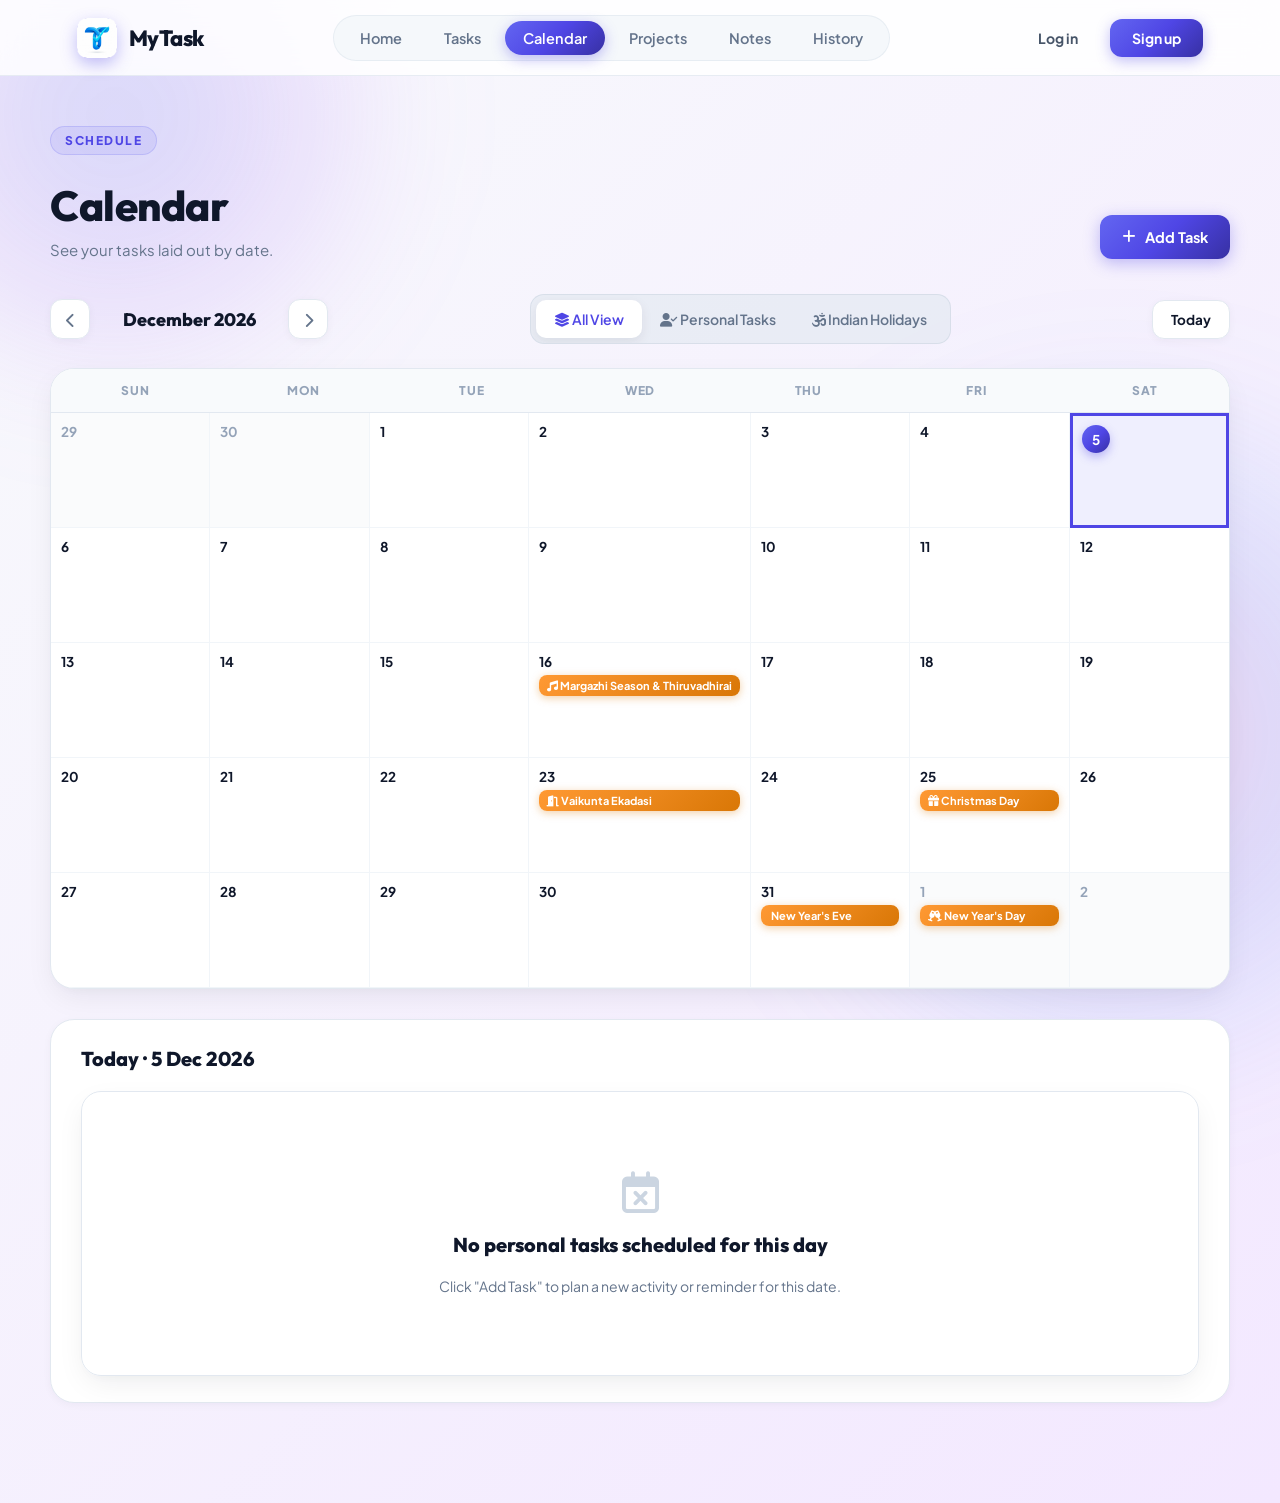
<file: calendar.html>
<!DOCTYPE html>
<html lang="en">
<head>
    <meta charset="UTF-8">
    <meta name="viewport" content="width=device-width, initial-scale=1.0">

    <title>Calendar | MyTask</title>

    <link rel="stylesheet" href="style.css">

    <link rel="stylesheet"
        href="https://cdnjs.cloudflare.com/ajax/libs/font-awesome/6.7.2/css/all.min.css">
</head>

<body>

    <header class="header">

        <a href="index.html" class="logo">
            <div class="logo-icon">
                <img src="logo.png" alt="Taskly Logo" class="logo-img" style="width:100%;height:100%;object-fit:cover;border-radius:10px;">
            </div>
            <span>MyTask</span>
        </a>

        <nav class="nav-menu">
            <a href="index.html">Home</a>
            <a href="tasks.html">Tasks</a>
            <a href="calendar.html">Calendar</a>
            <a href="projects.html">Projects</a>
            <a href="notes.html">Notes</a>
            <a href="history.html">History</a>
        </nav>

        <div class="header-buttons">
            <a href="login.html" class="login-btn">Log in</a>
            <a href="signup.html" class="signup-btn">Sign up</a>
        </div>

        <button class="mobile-menu-btn" aria-label="Toggle menu">
            <i class="fa-solid fa-bars"></i>
        </button>

    </header>


    <main class="page">

        <section class="page-top">
            <div>
                <span class="small-title">SCHEDULE</span>
                <h1>Calendar</h1>
                <p>See your tasks laid out by date.</p>
            </div>

            <button type="button" class="primary-btn" id="addTaskButton">
                <i class="fa-solid fa-plus"></i>
                Add Task
            </button>
        </section>

        <section class="task-toolbar">

            <div class="calendar-nav">
                <button type="button" class="calendar-nav-btn" id="prevMonth" title="Previous Month">
                    <i class="fa-solid fa-chevron-left"></i>
                </button>
                <span class="calendar-month-label" id="monthLabel"></span>
                <button type="button" class="calendar-nav-btn" id="nextMonth" title="Next Month">
                    <i class="fa-solid fa-chevron-right"></i>
                </button>
            </div>

            <div class="task-filters" id="calendarFilterTabs">
                <button type="button" class="filter-tab active" data-cal-filter="all"><i class="fa-solid fa-layer-group"></i> All View</button>
                <button type="button" class="filter-tab" data-cal-filter="personal"><i class="fa-solid fa-user-check"></i> Personal Tasks</button>
                <button type="button" class="filter-tab" data-cal-filter="holidays"><i class="fa-solid fa-om"></i> Indian Holidays</button>
            </div>

            <button type="button" class="calendar-today-btn" id="todayBtn">Today</button>

        </section>

        <section class="calendar-grid">

            <div class="calendar-weekdays">
                <span>Sun</span><span>Mon</span><span>Tue</span><span>Wed</span>
                <span>Thu</span><span>Fri</span><span>Sat</span>
            </div>

            <div class="calendar-days" id="calendarDays"></div>

        </section>

        <section class="day-agenda" id="dayAgenda">
            <h3 id="agendaTitle">Select a day to see its tasks</h3>
            <div class="task-list" id="agendaList"></div>
        </section>

    </main>


    <!-- ADD / EDIT TASK MODAL (shared markup with Tasks page) -->
    <div class="modal-overlay" id="taskModal">
        <div class="task-modal">

            <div class="modal-header">
                <div>
                    <h2 id="modalTitle">Add New Task</h2>
                    <p id="modalSubtitle">Plan your next task and keep your day organized.</p>
                </div>
                <button type="button" class="close-modal" id="closeModal" aria-label="Close modal">
                    <i class="fa-solid fa-xmark"></i>
                </button>
            </div>

            <form id="taskForm">

                <input type="hidden" id="taskId">

                <div class="form-group">
                    <label for="taskName">Task Name</label>
                    <input id="taskName" type="text" placeholder="Example: Finish homepage design" required>
                </div>

                <div class="form-group">
                    <label for="taskDescription">Description</label>
                    <textarea id="taskDescription" rows="3" placeholder="Add some details about this task..."></textarea>
                </div>

                <div class="form-row">
                    <div class="form-group">
                        <label for="taskDate">Due Date</label>
                        <input id="taskDate" type="date" required>
                    </div>
                    <div class="form-group">
                        <label for="taskTime">Time</label>
                        <input id="taskTime" type="time">
                    </div>
                </div>

                <div class="form-row">
                    <div class="form-group">
                        <label for="taskPriority">Priority</label>
                        <select id="taskPriority">
                            <option value="low">Low</option>
                            <option value="medium" selected>Medium</option>
                            <option value="high">High</option>
                        </select>
                    </div>
                    <div class="form-group">
                        <label for="taskCategory">Category</label>
                        <select id="taskCategory">
                            <option value="personal" selected>Personal</option>
                            <option value="work">Work</option>
                            <option value="study">Study</option>
                            <option value="other">Other</option>
                        </select>
                    </div>
                </div>

                <div class="modal-actions">
                    <button type="button" class="cancel-task" id="cancelTask">Cancel</button>
                    <button type="submit" class="save-task" id="saveTaskBtn">
                        <i class="fa-solid fa-plus"></i>
                        Add Task
                    </button>
                </div>

            </form>

        </div>
    </div>

    <script src="storage.js"></script>
    <script src="common.js"></script>
    <script src="calendar.js"></script>

</body>
</html>
</file>
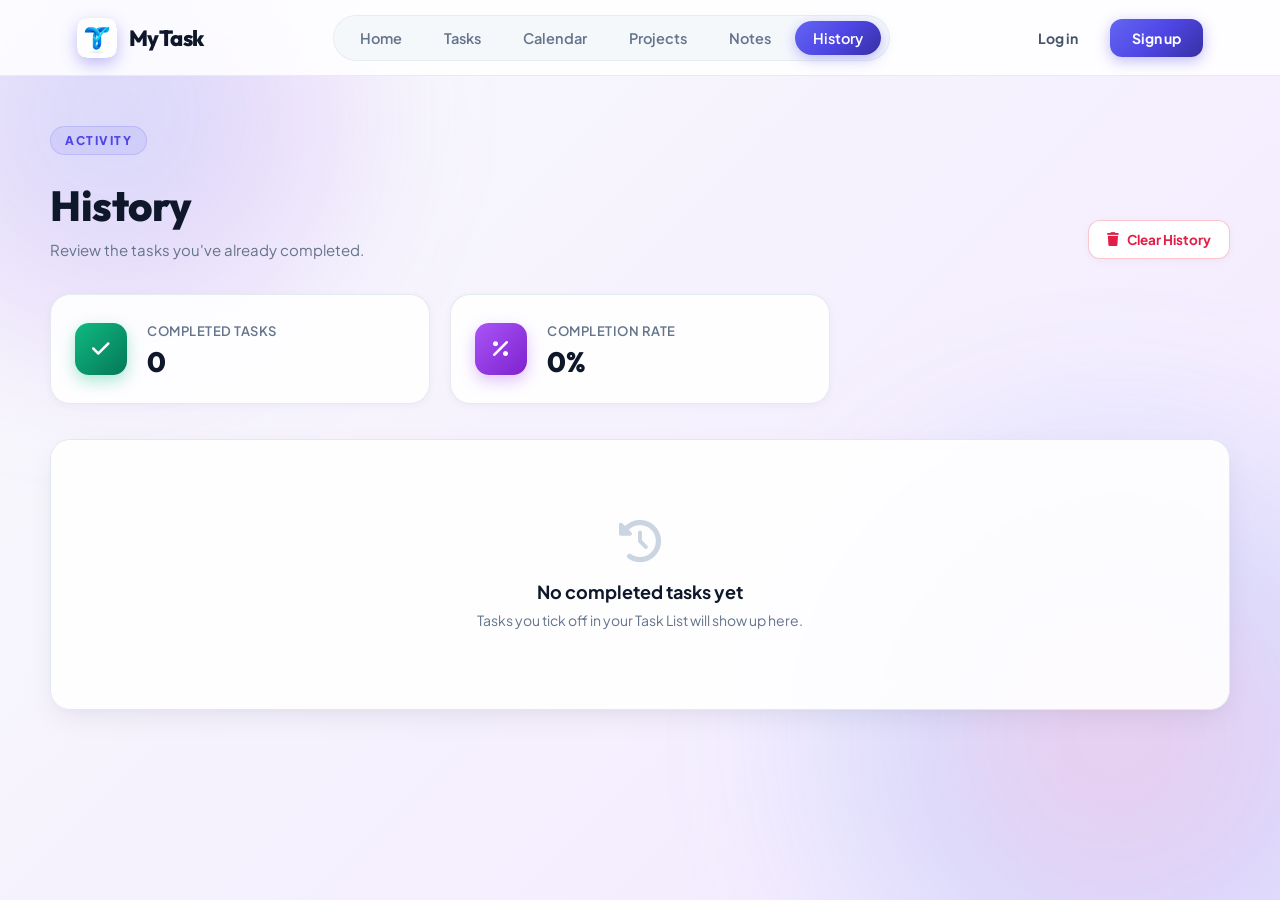
<file: history.html>
<!DOCTYPE html>
<html lang="en">
<head>
    <meta charset="UTF-8">
    <meta name="viewport" content="width=device-width, initial-scale=1.0">

    <title>History | MyTask</title>

    <link rel="stylesheet" href="style.css">

    <link rel="stylesheet"
        href="https://cdnjs.cloudflare.com/ajax/libs/font-awesome/6.7.2/css/all.min.css">
</head>

<body>

    <header class="header">

        <a href="index.html" class="logo">
            <div class="logo-icon">
                <img src="logo.png" alt="Taskly Logo" class="logo-img" style="width:100%;height:100%;object-fit:cover;border-radius:10px;">
            </div>
            <span>MyTask</span>
        </a>

        <nav class="nav-menu">
            <a href="index.html">Home</a>
            <a href="tasks.html">Tasks</a>
            <a href="calendar.html">Calendar</a>
            <a href="projects.html">Projects</a>
            <a href="notes.html">Notes</a>
            <a href="history.html">History</a>
        </nav>

        <div class="header-buttons">
            <a href="login.html" class="login-btn">Log in</a>
            <a href="signup.html" class="signup-btn">Sign up</a>
        </div>

        <button class="mobile-menu-btn" aria-label="Toggle menu">
            <i class="fa-solid fa-bars"></i>
        </button>

    </header>


    <main class="page">

        <section class="page-top">
            <div>
                <span class="small-title">ACTIVITY</span>
                <h1>History</h1>
                <p>Review the tasks you've already completed.</p>
            </div>

            <button type="button" class="clear-history-btn" id="clearHistoryBtn">
                <i class="fa-solid fa-trash"></i>
                Clear History
            </button>
        </section>

        <section class="task-summary">

            <div class="summary-card">
                <div class="summary-icon green">
                    <i class="fa-solid fa-check"></i>
                </div>
                <div>
                    <span>Completed Tasks</span>
                    <h2 id="statCompleted">0</h2>
                </div>
            </div>

            <div class="summary-card">
                <div class="summary-icon purple">
                    <i class="fa-solid fa-percent"></i>
                </div>
                <div>
                    <span>Completion Rate</span>
                    <h2 id="statRate">0%</h2>
                </div>
            </div>

        </section>

        <section class="history-list" id="historyList"></section>

    </main>

    <script src="storage.js"></script>
    <script src="common.js"></script>
    <script src="history.js"></script>

</body>
</html>
</file>
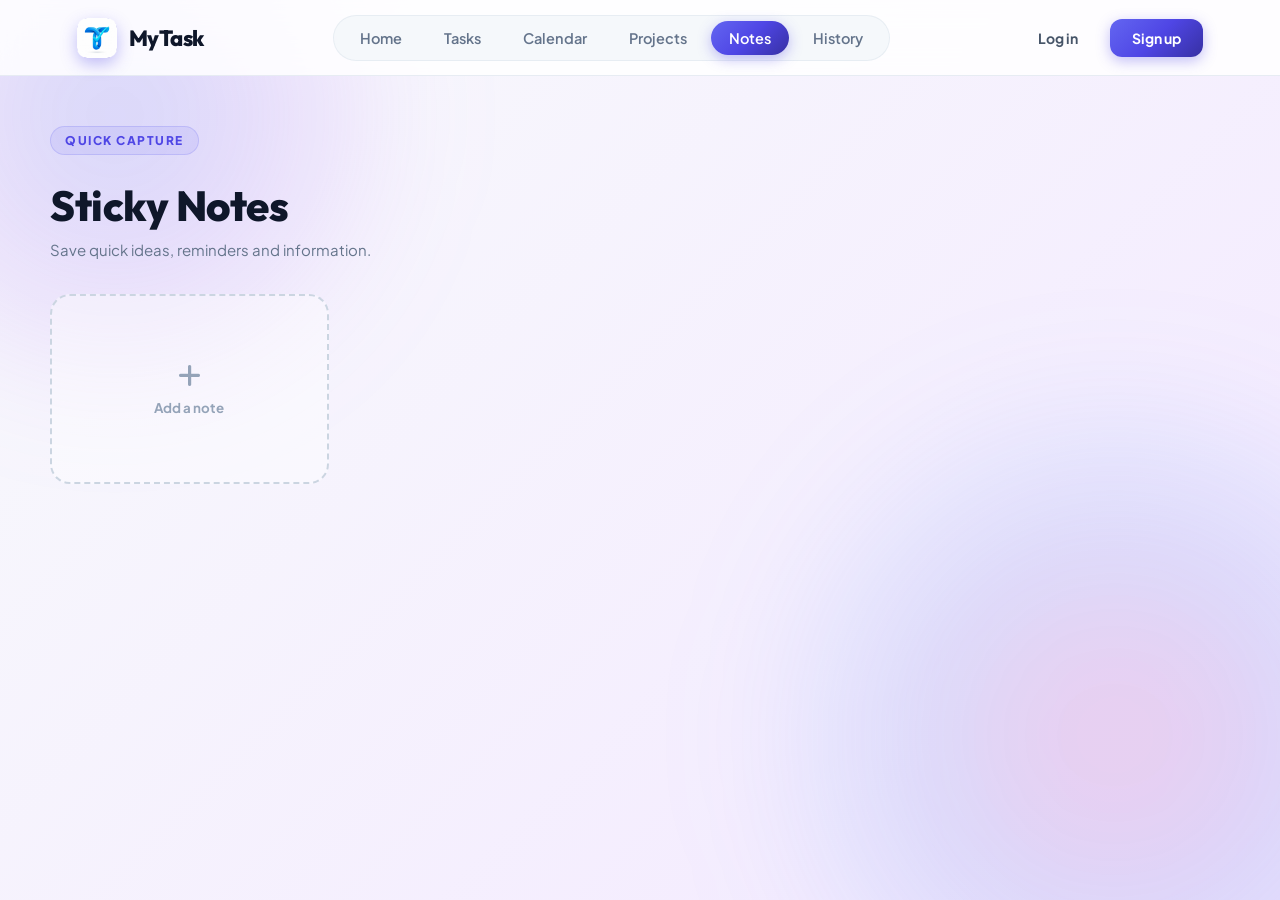
<file: notes.html>
<!DOCTYPE html>
<html lang="en">
<head>
    <meta charset="UTF-8">
    <meta name="viewport" content="width=device-width, initial-scale=1.0">

    <title>Sticky Notes | MyTask</title>

    <link rel="stylesheet" href="style.css">

    <link rel="stylesheet"
        href="https://cdnjs.cloudflare.com/ajax/libs/font-awesome/6.7.2/css/all.min.css">
</head>

<body>

    <header class="header">

        <a href="index.html" class="logo">
            <div class="logo-icon">
                <img src="logo.png" alt="Taskly Logo" class="logo-img" style="width:100%;height:100%;object-fit:cover;border-radius:10px;">
            </div>
            <span>MyTask</span>
        </a>

        <nav class="nav-menu">
            <a href="index.html">Home</a>
            <a href="tasks.html">Tasks</a>
            <a href="calendar.html">Calendar</a>
            <a href="projects.html">Projects</a>
            <a href="notes.html">Notes</a>
            <a href="history.html">History</a>
        </nav>

        <div class="header-buttons">
            <a href="login.html" class="login-btn">Log in</a>
            <a href="signup.html" class="signup-btn">Sign up</a>
        </div>

        <button class="mobile-menu-btn" aria-label="Toggle menu">
            <i class="fa-solid fa-bars"></i>
        </button>

    </header>


    <main class="page">

        <section class="page-top">
            <div>
                <span class="small-title">QUICK CAPTURE</span>
                <h1>Sticky Notes</h1>
                <p>Save quick ideas, reminders and information.</p>
            </div>
        </section>

        <section class="notes-grid" id="notesGrid"></section>

    </main>


    <!-- ADD / EDIT NOTE MODAL -->
    <div class="modal-overlay" id="noteModal">
        <div class="task-modal">

            <div class="modal-header">
                <div>
                    <h2 id="modalTitle">New Note</h2>
                    <p>Jot something down.</p>
                </div>
                <button type="button" class="close-modal" id="closeModal" aria-label="Close modal">
                    <i class="fa-solid fa-xmark"></i>
                </button>
            </div>

            <form id="noteForm">

                <div class="form-group">
                    <label for="noteText">Note</label>
                    <textarea id="noteText" rows="5" placeholder="Type your note here..." required></textarea>
                </div>

                <div class="form-group">
                    <label>Colour</label>
                    <div class="color-picker" id="colorPicker">
                        <div class="color-swatch selected" data-color="#fff8d7" style="background:#fff8d7"></div>
                        <div class="color-swatch" data-color="#e9eeff" style="background:#e9eeff"></div>
                        <div class="color-swatch" data-color="#e7f8f1" style="background:#e7f8f1"></div>
                        <div class="color-swatch" data-color="#fce8f3" style="background:#fce8f3"></div>
                        <div class="color-swatch" data-color="#fff3df" style="background:#fff3df"></div>
                        <div class="color-swatch" data-color="#f0eaff" style="background:#f0eaff"></div>
                    </div>
                </div>

                <div class="modal-actions">
                    <button type="button" class="cancel-task" id="cancelNote">Cancel</button>
                    <button type="submit" class="save-task" id="saveNoteBtn">
                        <i class="fa-solid fa-plus"></i>
                        Add Note
                    </button>
                </div>

            </form>

        </div>
    </div>

    <script src="storage.js"></script>
    <script src="common.js"></script>
    <script src="notes.js"></script>

</body>
</html>
</file>
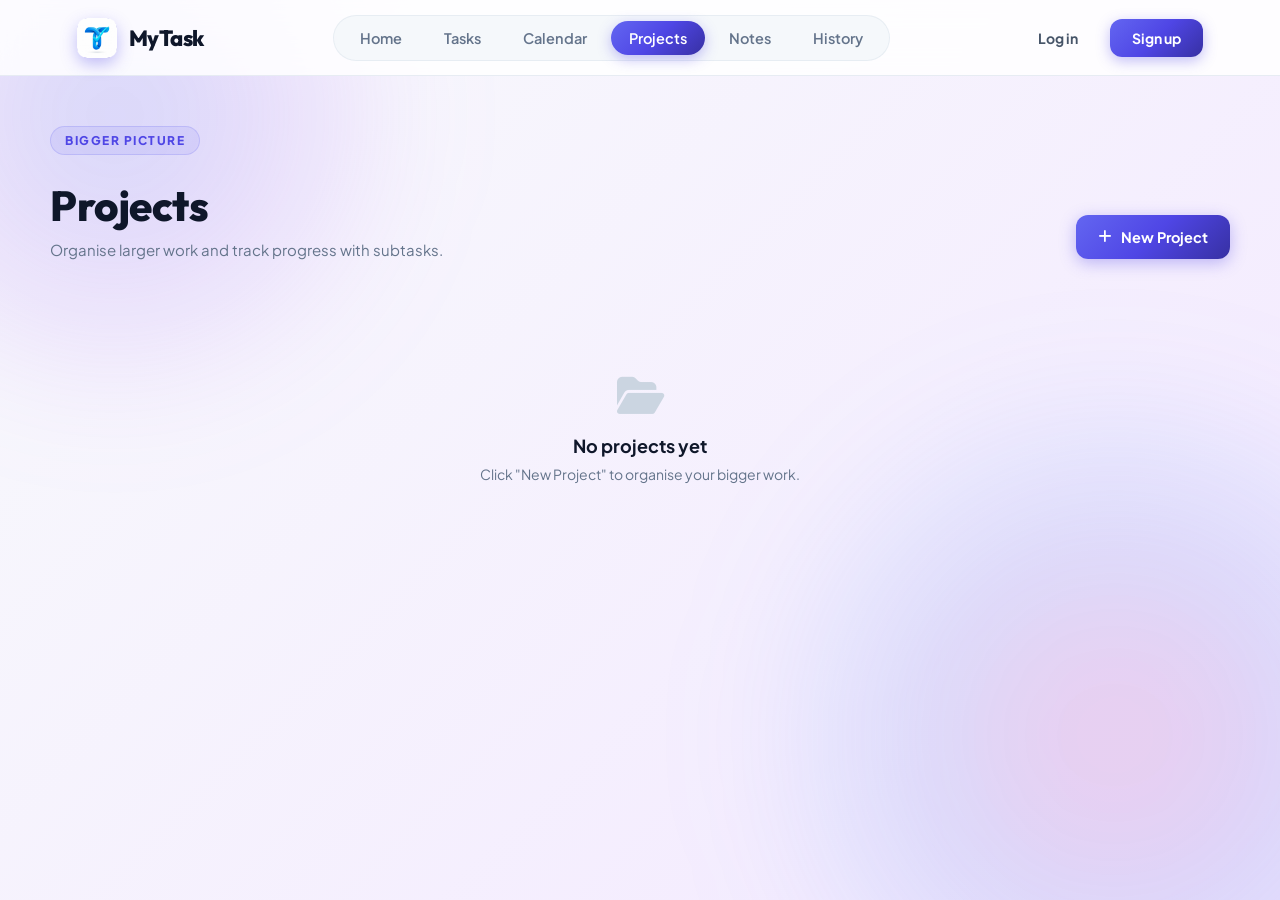
<file: projects.html>
<!DOCTYPE html>
<html lang="en">
<head>
    <meta charset="UTF-8">
    <meta name="viewport" content="width=device-width, initial-scale=1.0">

    <title>Projects | MyTask</title>

    <link rel="stylesheet" href="style.css">

    <link rel="stylesheet"
        href="https://cdnjs.cloudflare.com/ajax/libs/font-awesome/6.7.2/css/all.min.css">
</head>

<body>

    <header class="header">

        <a href="index.html" class="logo">
            <div class="logo-icon">
                <img src="logo.png" alt="Taskly Logo" class="logo-img" style="width:100%;height:100%;object-fit:cover;border-radius:10px;">
            </div>
            <span>MyTask</span>
        </a>

        <nav class="nav-menu">
            <a href="index.html">Home</a>
            <a href="tasks.html">Tasks</a>
            <a href="calendar.html">Calendar</a>
            <a href="projects.html">Projects</a>
            <a href="notes.html">Notes</a>
            <a href="history.html">History</a>
        </nav>

        <div class="header-buttons">
            <a href="login.html" class="login-btn">Log in</a>
            <a href="signup.html" class="signup-btn">Sign up</a>
        </div>

        <button class="mobile-menu-btn" aria-label="Toggle menu">
            <i class="fa-solid fa-bars"></i>
        </button>

    </header>


    <main class="page">

        <section class="page-top">
            <div>
                <span class="small-title">BIGGER PICTURE</span>
                <h1>Projects</h1>
                <p>Organise larger work and track progress with subtasks.</p>
            </div>

            <button type="button" class="primary-btn" id="addProjectButton">
                <i class="fa-solid fa-plus"></i>
                New Project
            </button>
        </section>

        <section class="projects-grid" id="projectsGrid"></section>

    </main>


    <!-- ADD / EDIT PROJECT MODAL -->
    <div class="modal-overlay" id="projectModal">
        <div class="task-modal">

            <div class="modal-header">
                <div>
                    <h2 id="modalTitle">New Project</h2>
                    <p>Give your project a name and a colour.</p>
                </div>
                <button type="button" class="close-modal" id="closeModal" aria-label="Close modal">
                    <i class="fa-solid fa-xmark"></i>
                </button>
            </div>

            <form id="projectForm">

                <div class="form-group">
                    <label for="projectName">Project Name</label>
                    <input id="projectName" type="text" placeholder="Example: Portfolio Website" required>
                </div>

                <div class="form-group">
                    <label for="projectDescription">Description</label>
                    <textarea id="projectDescription" rows="3" placeholder="What is this project about?"></textarea>
                </div>

                <div class="form-group">
                    <label>Colour</label>
                    <div class="color-picker" id="colorPicker">
                        <div class="color-swatch selected" data-color="#3157e1" style="background:#3157e1"></div>
                        <div class="color-swatch" data-color="#079669" style="background:#079669"></div>
                        <div class="color-swatch" data-color="#e88b12" style="background:#e88b12"></div>
                        <div class="color-swatch" data-color="#7c3aed" style="background:#7c3aed"></div>
                        <div class="color-swatch" data-color="#db2777" style="background:#db2777"></div>
                        <div class="color-swatch" data-color="#dc4444" style="background:#dc4444"></div>
                    </div>
                </div>

                <div class="modal-actions">
                    <button type="button" class="cancel-task" id="cancelProject">Cancel</button>
                    <button type="submit" class="save-task" id="saveProjectBtn">
                        <i class="fa-solid fa-plus"></i>
                        Create Project
                    </button>
                </div>

            </form>

        </div>
    </div>

    <script src="storage.js"></script>
    <script src="common.js"></script>
    <script src="projects.js"></script>

</body>
</html>
</file>
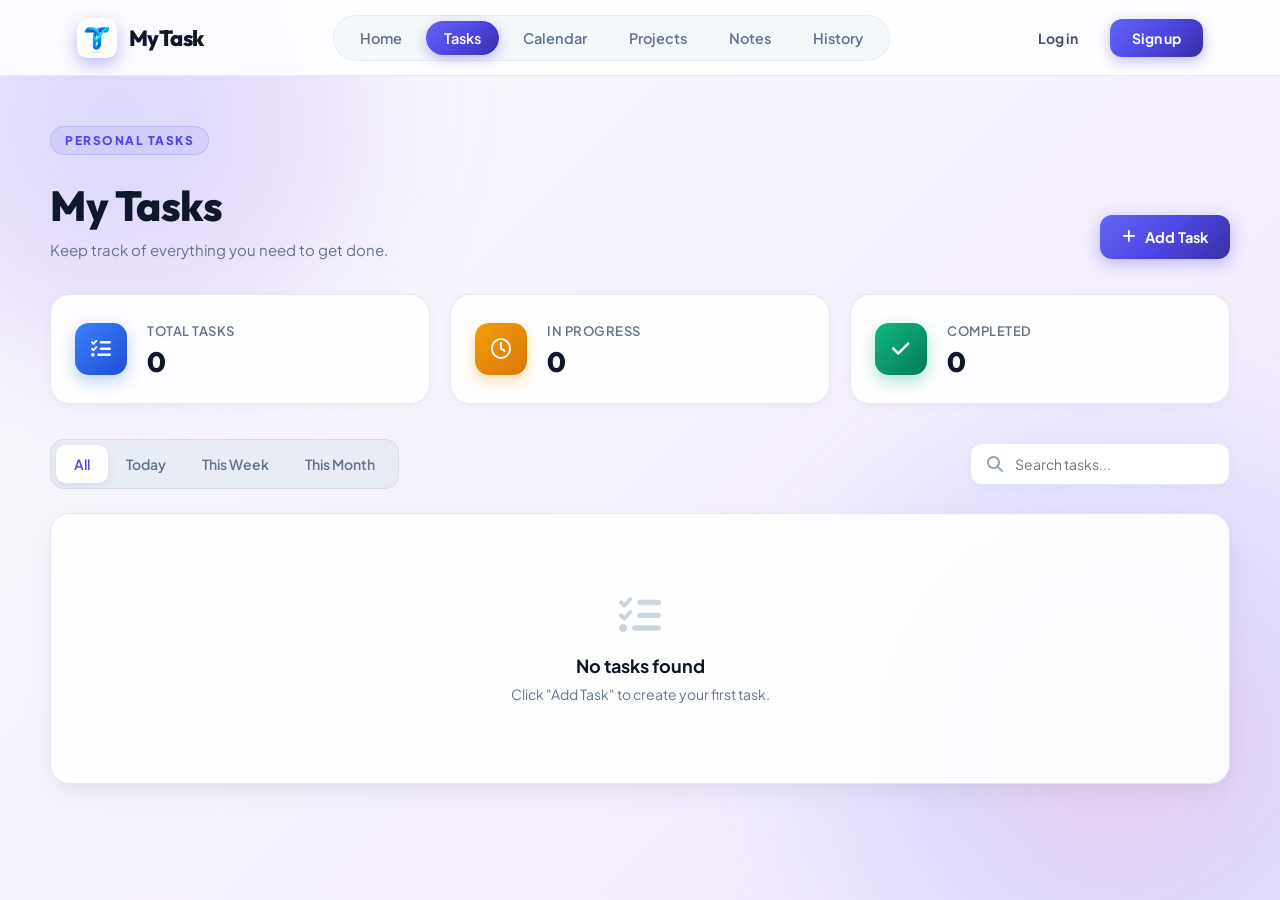
<file: tasks.html>
<!DOCTYPE html>
<html lang="en">
<head>
    <meta charset="UTF-8">
    <meta name="viewport" content="width=device-width, initial-scale=1.0">

    <title>My Tasks | MyTask</title>

    <link rel="stylesheet" href="style.css">

    <link rel="stylesheet"
        href="https://cdnjs.cloudflare.com/ajax/libs/font-awesome/6.7.2/css/all.min.css">
</head>

<body>

    <!-- HEADER -->
    <header class="header">

        <a href="index.html" class="logo">
            <div class="logo-icon">
                <img src="logo.png" alt="Taskly Logo" class="logo-img" style="width:100%;height:100%;object-fit:cover;border-radius:10px;">
            </div>
            <span>MyTask</span>
        </a>

        <nav class="nav-menu">
            <a href="index.html">Home</a>
            <a href="tasks.html">Tasks</a>
            <a href="calendar.html">Calendar</a>
            <a href="projects.html">Projects</a>
            <a href="notes.html">Notes</a>
            <a href="history.html">History</a>
        </nav>

        <div class="header-buttons">
            <a href="login.html" class="login-btn">Log in</a>
            <a href="signup.html" class="signup-btn">Sign up</a>
        </div>

        <button class="mobile-menu-btn" aria-label="Toggle menu">
            <i class="fa-solid fa-bars"></i>
        </button>

    </header>


    <!-- TASK PAGE -->
    <main class="page">

        <section class="page-top">
            <div>
                <span class="small-title">PERSONAL TASKS</span>
                <h1>My Tasks</h1>
                <p>Keep track of everything you need to get done.</p>
            </div>

            <button type="button" class="primary-btn" id="addTaskButton">
                <i class="fa-solid fa-plus"></i>
                Add Task
            </button>
        </section>

        <!-- SUMMARY -->
        <section class="task-summary">

            <div class="summary-card">
                <div class="summary-icon blue">
                    <i class="fa-solid fa-list-check"></i>
                </div>
                <div>
                    <span>Total Tasks</span>
                    <h2 id="statTotal">0</h2>
                </div>
            </div>

            <div class="summary-card">
                <div class="summary-icon orange">
                    <i class="fa-regular fa-clock"></i>
                </div>
                <div>
                    <span>In Progress</span>
                    <h2 id="statProgress">0</h2>
                </div>
            </div>

            <div class="summary-card">
                <div class="summary-icon green">
                    <i class="fa-solid fa-check"></i>
                </div>
                <div>
                    <span>Completed</span>
                    <h2 id="statCompleted">0</h2>
                </div>
            </div>

        </section>

        <!-- FILTERS -->
        <section class="task-toolbar">

            <div class="task-filters" id="filterTabs">
                <button class="filter-tab active" data-filter="all">All</button>
                <button class="filter-tab" data-filter="today">Today</button>
                <button class="filter-tab" data-filter="week">This Week</button>
                <button class="filter-tab" data-filter="month">This Month</button>
            </div>

            <div class="task-search">
                <i class="fa-solid fa-magnifying-glass"></i>
                <input type="text" id="taskSearch" placeholder="Search tasks...">
            </div>

        </section>

        <!-- TASK LIST -->
        <section class="task-list" id="taskListContainer"></section>

    </main>


    <!-- ADD / EDIT TASK MODAL -->
    <div class="modal-overlay" id="taskModal">
        <div class="task-modal">

            <div class="modal-header">
                <div>
                    <h2 id="modalTitle">Add New Task</h2>
                    <p id="modalSubtitle">Plan your next task and keep your day organized.</p>
                </div>
                <button type="button" class="close-modal" id="closeModal" aria-label="Close modal">
                    <i class="fa-solid fa-xmark"></i>
                </button>
            </div>

            <form id="taskForm">

                <input type="hidden" id="taskId">

                <div class="form-group">
                    <label for="taskName">Task Name</label>
                    <input id="taskName" type="text" placeholder="Example: Finish homepage design" required>
                </div>

                <div class="form-group">
                    <label for="taskDescription">Description</label>
                    <textarea id="taskDescription" rows="3" placeholder="Add some details about this task..."></textarea>
                </div>

                <div class="form-row">
                    <div class="form-group">
                        <label for="taskDate">Due Date</label>
                        <input id="taskDate" type="date" required>
                    </div>
                    <div class="form-group">
                        <label for="taskTime">Time</label>
                        <input id="taskTime" type="time">
                    </div>
                </div>

                <div class="form-row">
                    <div class="form-group">
                        <label for="taskPriority">Priority</label>
                        <select id="taskPriority">
                            <option value="low">Low</option>
                            <option value="medium" selected>Medium</option>
                            <option value="high">High</option>
                        </select>
                    </div>
                    <div class="form-group">
                        <label for="taskCategory">Category</label>
                        <select id="taskCategory">
                            <option value="personal" selected>Personal</option>
                            <option value="work">Work</option>
                            <option value="study">Study</option>
                            <option value="other">Other</option>
                        </select>
                    </div>
                </div>

                <div class="modal-actions">
                    <button type="button" class="cancel-task" id="cancelTask">Cancel</button>
                    <button type="submit" class="save-task" id="saveTaskBtn">
                        <i class="fa-solid fa-plus"></i>
                        Add Task
                    </button>
                </div>

            </form>

        </div>
    </div>

    <script src="storage.js"></script>
    <script src="common.js"></script>
    <script src="tasks.js"></script>

</body>
</html>
</file>
<file: style.css>
/* ==========================================================
   MYTASK / TASKLY — VIBRANT & PREMIUM STYLESHEET
   Sections: Design Tokens, Reset, Header, Workspace/Home,
   Shared Inner Page, Tasks, Modals, Calendar, Projects,
   Sticky Notes, History, Responsive Rules
========================================================== */

@import url('https://fonts.googleapis.com/css2?family=Plus+Jakarta+Sans:ital,wght@0,300..800;1,300..800&family=Outfit:wght@400;500;600;700;800&display=swap');

/* ==========================
   DESIGN TOKENS & RESET
========================== */

:root {
    --font-main: 'Plus Jakarta Sans', -apple-system, BlinkMacSystemFont, sans-serif;
    --font-heading: 'Outfit', 'Plus Jakarta Sans', sans-serif;

    --primary: #4f46e5;
    --primary-hover: #4338ca;
    --primary-gradient: linear-gradient(135deg, #6366f1 0%, #4f46e5 50%, #3730a3 100%);
    --primary-glow: rgba(99, 102, 241, 0.25);
    
    --bg-main: #f8fafc;
    --bg-card: rgba(255, 255, 255, 0.88);
    --text-dark: #0f172a;
    --text-muted: #64748b;
    --text-light: #94a3b8;
    
    --border-color: #e2e8f0;
    --border-hover: #cbd5e1;
    
    --radius-sm: 8px;
    --radius-md: 14px;
    --radius-lg: 20px;
    --radius-xl: 24px;
    
    --shadow-sm: 0 2px 8px rgba(15, 23, 42, 0.04);
    --shadow-md: 0 10px 30px -5px rgba(15, 23, 42, 0.08), 0 4px 12px -2px rgba(15, 23, 42, 0.03);
    --shadow-lg: 0 20px 40px -10px rgba(15, 23, 42, 0.12), 0 8px 16px -4px rgba(15, 23, 42, 0.04);
    --shadow-glow: 0 8px 25px rgba(79, 70, 229, 0.3);
}

* {
    margin: 0;
    padding: 0;
    box-sizing: border-box;
}

html {
    scroll-behavior: smooth;
}

/* ==========================================
   ANIMATED DYNAMIC BACKGROUND & MOTION
========================================== */

@keyframes bgGradientShift {
    0% {
        background-position: 0% 50%;
    }
    50% {
        background-position: 100% 50%;
    }
    100% {
        background-position: 0% 50%;
    }
}

@keyframes floatOrb1 {
    0%, 100% {
        transform: translate(0px, 0px) scale(1) rotate(0deg);
    }
    33% {
        transform: translate(140px, -90px) scale(1.25) rotate(120deg);
    }
    66% {
        transform: translate(-70px, 70px) scale(0.85) rotate(240deg);
    }
}

@keyframes floatOrb2 {
    0%, 100% {
        transform: translate(0px, 0px) scale(1) rotate(0deg);
    }
    33% {
        transform: translate(-120px, 100px) scale(1.3) rotate(-120deg);
    }
    66% {
        transform: translate(90px, -60px) scale(0.9) rotate(-240deg);
    }
}

body {
    font-family: var(--font-main);
    background: linear-gradient(-45deg, #f8fafc, #f1f5f9, #eff6ff, #f3e8ff, #f8fafc);
    background-size: 400% 400%;
    animation: bgGradientShift 18s ease infinite;
    color: var(--text-dark);
    min-height: 100vh;
    position: relative;
    overflow-x: hidden;
    -webkit-font-smoothing: antialiased;
    -moz-osx-font-smoothing: grayscale;
}

body::before {
    content: '';
    position: fixed;
    top: -160px;
    left: -160px;
    width: 550px;
    height: 550px;
    border-radius: 50%;
    background: radial-gradient(circle, rgba(99, 102, 241, 0.24) 0%, rgba(168, 85, 247, 0.14) 50%, transparent 75%);
    filter: blur(65px);
    z-index: -2;
    animation: floatOrb1 20s ease-in-out infinite;
    pointer-events: none;
}

body::after {
    content: '';
    position: fixed;
    bottom: -160px;
    right: -160px;
    width: 650px;
    height: 650px;
    border-radius: 50%;
    background: radial-gradient(circle, rgba(236, 72, 153, 0.2) 0%, rgba(59, 130, 246, 0.16) 50%, transparent 75%);
    filter: blur(75px);
    z-index: -2;
    animation: floatOrb2 24s ease-in-out infinite;
    pointer-events: none;
}

a {
    text-decoration: none;
    color: inherit;
}

button {
    font-family: inherit;
}


/* ==========================
   HEADER & NAVIGATION
========================== */

.header {
    width: 100%;
    height: 76px;
    display: flex;
    align-items: center;
    padding: 0 6%;
    background: rgba(255, 255, 255, 0.85);
    backdrop-filter: blur(16px);
    -webkit-backdrop-filter: blur(16px);
    border-bottom: 1px solid rgba(226, 232, 240, 0.8);
    position: sticky;
    top: 0;
    z-index: 1000;
    transition: all 0.3s ease;
}

.logo {
    display: flex;
    align-items: center;
    gap: 12px;
    font-family: var(--font-heading);
    font-size: 22px;
    font-weight: 800;
    letter-spacing: -0.5px;
    color: var(--text-dark);
}

.logo-icon {
    width: 40px;
    height: 40px;
    display: flex;
    align-items: center;
    justify-content: center;
    background: var(--primary-gradient);
    color: white;
    border-radius: 12px;
    box-shadow: 0 6px 16px rgba(79, 70, 229, 0.35);
    font-size: 18px;
    transition: transform 0.3s cubic-bezier(0.34, 1.56, 0.64, 1);
}

.logo:hover .logo-icon {
    transform: rotate(-8deg) scale(1.08);
}

.nav-menu {
    display: flex;
    align-items: center;
    gap: 6px;
    margin-left: auto;
    margin-right: auto;
    background: rgba(241, 245, 249, 0.7);
    padding: 5px 8px;
    border-radius: 99px;
    border: 1px solid rgba(226, 232, 240, 0.7);
}

.nav-menu a {
    font-size: 14.5px;
    font-weight: 600;
    color: #64748b;
    padding: 8px 18px;
    border-radius: 99px;
    transition: all 0.25s ease;
}

.nav-menu a:hover {
    color: var(--primary);
    background: rgba(255, 255, 255, 0.9);
}

.nav-menu a.active {
    color: #ffffff;
    background: var(--primary-gradient);
    box-shadow: 0 4px 14px rgba(79, 70, 229, 0.35);
}

.header-buttons {
    display: flex;
    align-items: center;
    gap: 12px;
}

.login-btn {
    padding: 10px 20px;
    font-size: 14px;
    font-weight: 700;
    color: #475569;
    border-radius: 12px;
    transition: all 0.2s ease;
}

.login-btn:hover {
    color: var(--primary);
    background: rgba(241, 245, 249, 0.8);
}

.signup-btn {
    padding: 10px 22px;
    background: var(--primary-gradient);
    color: white;
    border-radius: 12px;
    font-size: 14px;
    font-weight: 700;
    box-shadow: 0 4px 14px rgba(79, 70, 229, 0.35);
    transition: all 0.25s ease;
}

.signup-btn:hover {
    transform: translateY(-2px);
    box-shadow: 0 8px 20px rgba(79, 70, 229, 0.45);
}

.mobile-menu-btn {
    display: none;
    border: none;
    background: rgba(241, 245, 249, 0.8);
    width: 40px;
    height: 40px;
    border-radius: 10px;
    font-size: 18px;
    cursor: pointer;
    color: var(--text-dark);
    transition: all 0.2s ease;
}

.mobile-menu-btn:hover {
    background: var(--border-color);
}

@media (max-width: 768px) {
    .header {
        padding: 0 20px;
        position: relative;
    }

    .nav-menu,
    .header-buttons {
        display: none;
    }

    .nav-menu.mobile-open {
        display: flex;
        flex-direction: column;
        align-items: stretch;
        gap: 6px;
        position: absolute;
        top: 76px;
        left: 0;
        width: 100%;
        background: rgba(255, 255, 255, 0.98);
        backdrop-filter: blur(20px);
        border-bottom: 1px solid var(--border-color);
        box-shadow: 0 20px 40px rgba(15, 23, 42, 0.12);
        padding: 15px 20px;
        border-radius: 0 0 20px 20px;
        z-index: 1000;
    }

    .nav-menu.mobile-open a {
        width: 100%;
        padding: 12px 18px;
        border-radius: 12px;
    }

    .header-buttons.mobile-open {
        display: flex;
        flex-direction: column;
        position: absolute;
        top: calc(76px + 290px);
        left: 0;
        width: 100%;
        background: rgba(255, 255, 255, 0.98);
        backdrop-filter: blur(20px);
        padding: 0 20px 20px;
        z-index: 1000;
        border-bottom: 1px solid var(--border-color);
        box-shadow: 0 20px 40px rgba(15, 23, 42, 0.12);
        border-radius: 0 0 20px 20px;
    }

    .signup-btn, .login-btn {
        width: 100%;
        text-align: center;
    }

    .mobile-menu-btn {
        display: flex;
        align-items: center;
        justify-content: center;
        margin-left: auto;
    }
}


/* ==========================
   WORKSPACE / HOME
========================== */

.workspace {
    min-height: calc(100vh - 76px);
    padding: 60px 6% 90px;
}

.workspace-heading {
    max-width: 680px;
    margin-bottom: 48px;
}

.small-title {
    display: inline-flex;
    align-items: center;
    gap: 6px;
    color: var(--primary);
    background: rgba(99, 102, 241, 0.1);
    padding: 6px 14px;
    border-radius: 99px;
    font-size: 12px;
    font-weight: 800;
    letter-spacing: 1.5px;
    margin-bottom: 16px;
    border: 1px solid rgba(99, 102, 241, 0.2);
}

.workspace-heading h1 {
    font-family: var(--font-heading);
    font-size: 46px;
    font-weight: 800;
    line-height: 1.15;
    letter-spacing: -1px;
    margin-bottom: 16px;
    background: linear-gradient(135deg, #0f172a 0%, #334155 60%, #4f46e5 100%);
    -webkit-background-clip: text;
    -webkit-text-fill-color: transparent;
}

.workspace-heading p {
    max-width: 580px;
    font-size: 16px;
    line-height: 1.7;
    color: var(--text-muted);
    font-weight: 450;
}

.workspace-grid {
    display: grid;
    grid-template-columns: repeat(3, 1fr);
    gap: 24px;
    max-width: 1280px;
}

.workspace-card {
    position: relative;
    min-height: 220px;
    padding: 30px;
    background: var(--bg-card);
    backdrop-filter: blur(12px);
    -webkit-backdrop-filter: blur(12px);
    border: 1px solid rgba(226, 232, 240, 0.9);
    border-radius: var(--radius-xl);
    display: flex;
    flex-direction: column;
    transition: all 0.35s cubic-bezier(0.34, 1.56, 0.64, 1);
    box-shadow: var(--shadow-sm);
    overflow: hidden;
}

.workspace-card:hover {
    transform: translateY(-6px);
    border-color: rgba(99, 102, 241, 0.35);
    box-shadow: 0 20px 40px -15px rgba(15, 23, 42, 0.12), 0 0 25px rgba(99, 102, 241, 0.12);
}

.card-icon {
    width: 54px;
    height: 54px;
    display: flex;
    align-items: center;
    justify-content: center;
    border-radius: 16px;
    font-size: 22px;
    margin-bottom: 24px;
    transition: all 0.35s ease;
}

.card-icon.blue   { color: #ffffff; background: linear-gradient(135deg, #3b82f6, #1d4ed8); box-shadow: 0 8px 20px rgba(59, 130, 246, 0.35); }
.card-icon.green  { color: #ffffff; background: linear-gradient(135deg, #10b981, #047857); box-shadow: 0 8px 20px rgba(16, 185, 129, 0.35); }
.card-icon.orange { color: #ffffff; background: linear-gradient(135deg, #f59e0b, #d97706); box-shadow: 0 8px 20px rgba(245, 158, 11, 0.35); }
.card-icon.purple { color: #ffffff; background: linear-gradient(135deg, #a855f7, #7e22ce); box-shadow: 0 8px 20px rgba(168, 85, 247, 0.35); }
.card-icon.yellow { color: #ffffff; background: linear-gradient(135deg, #eab308, #ca8a04); box-shadow: 0 8px 20px rgba(234, 179, 8, 0.35); }
.card-icon.grey   { color: #ffffff; background: linear-gradient(135deg, #64748b, #334155); box-shadow: 0 8px 20px rgba(100, 116, 139, 0.35); }
.card-icon.pink   { color: #ffffff; background: linear-gradient(135deg, #ec4899, #be185d); box-shadow: 0 8px 20px rgba(236, 72, 153, 0.35); }

.workspace-card:hover .card-icon {
    transform: scale(1.1) rotate(4deg);
}

.card-content h2 {
    font-family: var(--font-heading);
    font-size: 20px;
    font-weight: 700;
    margin-bottom: 8px;
    color: var(--text-dark);
}

.card-content p {
    max-width: 280px;
    color: var(--text-muted);
    font-size: 14px;
    line-height: 1.6;
}

.arrow {
    position: absolute;
    top: 30px;
    right: 28px;
    width: 36px;
    height: 36px;
    border-radius: 50%;
    background: rgba(241, 245, 249, 0.8);
    display: flex;
    align-items: center;
    justify-content: center;
    color: #94a3b8;
    transition: all 0.3s ease;
}

.workspace-card:hover .arrow {
    background: var(--primary-gradient);
    color: white;
    transform: translateX(4px);
    box-shadow: 0 4px 12px rgba(79, 70, 229, 0.35);
}

@media (max-width: 950px) {
    .workspace-grid { grid-template-columns: repeat(2, 1fr); }
}

@media (max-width: 600px) {
    .workspace { padding: 40px 20px 70px; }
    .workspace-heading h1 { font-size: 34px; }
    .workspace-heading p { font-size: 15px; }
    .workspace-grid { grid-template-columns: 1fr; }
    .workspace-card { min-height: 190px; padding: 24px; }
}


/* ==========================================
   SHARED INNER PAGE LAYOUT
========================================== */

.page {
    max-width: 1240px;
    margin: auto;
    padding: 50px 30px 100px;
}

.page-top {
    display: flex;
    justify-content: space-between;
    align-items: flex-end;
    gap: 30px;
    margin-bottom: 35px;
    flex-wrap: wrap;
}

.page-top h1 {
    font-family: var(--font-heading);
    font-size: 42px;
    font-weight: 800;
    letter-spacing: -0.5px;
    color: var(--text-dark);
    margin: 8px 0 8px;
}

.page-top p {
    color: var(--text-muted);
    font-size: 15px;
}

.primary-btn {
    border: none;
    background: var(--primary-gradient);
    color: #ffffff;
    padding: 13px 22px;
    border-radius: 12px;
    font-size: 14.5px;
    font-weight: 700;
    cursor: pointer;
    display: flex;
    align-items: center;
    gap: 9px;
    transition: all 0.25s cubic-bezier(0.34, 1.56, 0.64, 1);
    white-space: nowrap;
    box-shadow: 0 4px 16px rgba(79, 70, 229, 0.35);
}

.primary-btn:hover {
    transform: translateY(-2px);
    box-shadow: 0 8px 24px rgba(79, 70, 229, 0.45);
}

.primary-btn:active {
    transform: translateY(0);
}

@media (max-width: 700px) {
    .page { padding: 35px 20px 80px; }
    .page-top { flex-direction: column; align-items: flex-start; }
    .page-top h1 { font-size: 32px; }
}


/* ==========================================
   SUMMARY CARDS
========================================== */

.task-summary {
    display: grid;
    grid-template-columns: repeat(3, 1fr);
    gap: 20px;
    margin-bottom: 35px;
}

.summary-card {
    background: var(--bg-card);
    backdrop-filter: blur(12px);
    -webkit-backdrop-filter: blur(12px);
    border: 1px solid rgba(226, 232, 240, 0.9);
    border-radius: var(--radius-lg);
    padding: 24px;
    display: flex;
    align-items: center;
    gap: 20px;
    box-shadow: var(--shadow-sm);
    transition: all 0.3s ease;
}

.summary-card:hover {
    transform: translateY(-3px);
    box-shadow: var(--shadow-md);
    border-color: rgba(99, 102, 241, 0.3);
}

.summary-icon {
    width: 52px;
    height: 52px;
    display: flex;
    align-items: center;
    justify-content: center;
    border-radius: 14px;
    flex-shrink: 0;
    font-size: 20px;
    color: white;
}

.summary-icon.blue   { background: linear-gradient(135deg, #3b82f6, #1d4ed8); box-shadow: 0 6px 16px rgba(59, 130, 246, 0.35); }
.summary-icon.orange { background: linear-gradient(135deg, #f59e0b, #d97706); box-shadow: 0 6px 16px rgba(245, 158, 11, 0.35); }
.summary-icon.green  { background: linear-gradient(135deg, #10b981, #047857); box-shadow: 0 6px 16px rgba(16, 185, 129, 0.35); }
.summary-icon.purple { background: linear-gradient(135deg, #a855f7, #7e22ce); box-shadow: 0 6px 16px rgba(168, 85, 247, 0.35); }

.summary-card span {
    color: var(--text-muted);
    font-size: 13px;
    font-weight: 600;
    text-transform: uppercase;
    letter-spacing: 0.5px;
}

.summary-card h2 {
    font-family: var(--font-heading);
    margin-top: 4px;
    font-size: 28px;
    font-weight: 800;
    color: var(--text-dark);
}

@media (max-width: 700px) {
    .task-summary { grid-template-columns: 1fr; }
}


/* ==========================================
   TOOLBAR (filters + search)
========================================== */

.task-toolbar {
    display: flex;
    justify-content: space-between;
    align-items: center;
    gap: 20px;
    margin-bottom: 24px;
    flex-wrap: wrap;
}

.task-filters {
    display: flex;
    background: rgba(226, 232, 240, 0.6);
    padding: 5px;
    border-radius: 14px;
    border: 1px solid rgba(203, 213, 225, 0.6);
    overflow-x: auto;
}

.filter-tab {
    border: none;
    background: transparent;
    padding: 10px 18px;
    border-radius: 10px;
    color: var(--text-muted);
    cursor: pointer;
    white-space: nowrap;
    font-size: 14px;
    font-weight: 600;
    transition: all 0.2s ease;
}

.filter-tab.active {
    background: #ffffff;
    color: var(--primary);
    box-shadow: 0 4px 12px rgba(15, 23, 42, 0.08);
}

.task-search {
    width: 260px;
    display: flex;
    align-items: center;
    gap: 12px;
    padding: 11px 16px;
    background: #ffffff;
    border: 1px solid var(--border-color);
    border-radius: 12px;
    color: var(--text-light);
    box-shadow: var(--shadow-sm);
    transition: all 0.2s ease;
}

.task-search:focus-within {
    border-color: var(--primary);
    box-shadow: 0 0 0 4px var(--primary-glow);
    color: var(--primary);
}

.task-search input {
    width: 100%;
    border: none;
    outline: none;
    background: transparent;
    font-size: 14px;
    font-family: inherit;
    color: var(--text-dark);
}

@media (max-width: 700px) {
    .task-toolbar { flex-direction: column; align-items: stretch; }
    .task-search { width: 100%; }
}


/* ==========================================
   TASK LIST
========================================== */

.task-list {
    background: rgba(255, 255, 255, 0.9);
    backdrop-filter: blur(12px);
    -webkit-backdrop-filter: blur(12px);
    border: 1px solid var(--border-color);
    border-radius: var(--radius-lg);
    box-shadow: var(--shadow-md);
    overflow: hidden;
}

.todo-item {
    min-height: 90px;
    display: flex;
    align-items: center;
    gap: 20px;
    padding: 22px 28px;
    border-bottom: 1px solid #f1f5f9;
    transition: all 0.2s ease;
}

.todo-item:last-child { border-bottom: none; }
.todo-item:hover { background: rgba(248, 250, 252, 0.9); }

.todo-item > input {
    width: 22px;
    height: 22px;
    accent-color: var(--primary);
    cursor: pointer;
    flex-shrink: 0;
    border-radius: 6px;
}

.todo-content { flex: 1; min-width: 0; }

.todo-content h3 {
    font-size: 16px;
    font-weight: 700;
    color: var(--text-dark);
    margin-bottom: 8px;
    word-break: break-word;
}

.task-description {
    margin: 0 0 10px;
    color: var(--text-muted);
    font-size: 14px;
    line-height: 1.5;
}

.todo-details {
    display: flex;
    align-items: center;
    gap: 14px;
    font-size: 12px;
    color: var(--text-light);
    flex-wrap: wrap;
}

.todo-details span {
    display: flex;
    align-items: center;
    gap: 6px;
    font-weight: 500;
}

.priority-high {
    padding: 4px 12px;
    border-radius: 99px;
    background: rgba(244, 63, 94, 0.12);
    color: #e11d48;
    border: 1px solid rgba(244, 63, 94, 0.25);
    font-weight: 700;
}

.priority-medium {
    padding: 4px 12px;
    border-radius: 99px;
    background: rgba(245, 158, 11, 0.12);
    color: #d97706;
    border: 1px solid rgba(245, 158, 11, 0.25);
    font-weight: 700;
}

.priority-low {
    padding: 4px 12px;
    border-radius: 99px;
    background: rgba(16, 185, 129, 0.12);
    color: #059669;
    border: 1px solid rgba(16, 185, 129, 0.25);
    font-weight: 700;
}

.category-tag {
    padding: 4px 12px;
    border-radius: 99px;
    background: rgba(99, 102, 241, 0.08);
    color: #4f46e5;
    border: 1px solid rgba(99, 102, 241, 0.18);
    font-weight: 600;
}

.todo-actions {
    display: flex;
    align-items: center;
    gap: 6px;
    flex-shrink: 0;
}

.todo-menu {
    width: 38px;
    height: 38px;
    border: none;
    background: rgba(241, 245, 249, 0.6);
    border-radius: 10px;
    color: var(--text-muted);
    cursor: pointer;
    font-size: 14px;
    transition: all 0.2s ease;
}

.todo-menu:hover { background: #e2e8f0; color: var(--text-dark); }
.todo-menu.delete-task:hover { background: rgba(244, 63, 94, 0.12); color: #e11d48; }
.todo-menu.edit-task:hover { background: rgba(99, 102, 241, 0.12); color: var(--primary); }

.completed-task h3 {
    color: #94a3b8;
    text-decoration: line-through;
}

.completed-task { opacity: 0.65; }

.empty-tasks {
    padding: 80px 20px;
    text-align: center;
    color: var(--text-light);
}

.empty-tasks i {
    margin-bottom: 18px;
    font-size: 42px;
    color: #cbd5e1;
}

.empty-tasks h3 {
    margin-bottom: 8px;
    color: var(--text-dark);
    font-size: 18px;
    font-weight: 700;
}

.empty-tasks p { font-size: 14px; color: var(--text-muted); }


/* ==========================================
   MODAL (Add / Edit Task, Project, Note)
========================================== */

.modal-overlay {
    position: fixed;
    inset: 0;
    width: 100%;
    height: 100%;
    display: none;
    align-items: center;
    justify-content: center;
    padding: 20px;
    background: rgba(15, 23, 42, 0.65);
    backdrop-filter: blur(10px);
    -webkit-backdrop-filter: blur(10px);
    z-index: 9999;
}

.modal-overlay.show { display: flex; animation: fadeIn 0.25s ease; }

@keyframes fadeIn {
    from { opacity: 0; }
    to { opacity: 1; }
}

.task-modal {
    width: 100%;
    max-width: 580px;
    max-height: 90vh;
    overflow-y: auto;
    padding: 36px;
    background: #ffffff;
    border-radius: var(--radius-xl);
    box-shadow: 0 30px 80px rgba(15, 23, 42, 0.25);
    border: 1px solid rgba(226, 232, 240, 0.8);
    animation: modalSlide 0.3s cubic-bezier(0.16, 1, 0.3, 1);
}

@keyframes modalSlide {
    from { transform: translateY(20px) scale(0.96); opacity: 0; }
    to { transform: translateY(0) scale(1); opacity: 1; }
}

.modal-header {
    display: flex;
    align-items: flex-start;
    justify-content: space-between;
    gap: 20px;
    margin-bottom: 28px;
}

.modal-header h2 {
    font-family: var(--font-heading);
    margin-bottom: 6px;
    font-size: 24px;
    font-weight: 800;
    color: var(--text-dark);
}

.modal-header p { color: var(--text-muted); font-size: 14px; }

.close-modal {
    width: 38px;
    height: 38px;
    border: none;
    border-radius: 10px;
    background: #f1f5f9;
    cursor: pointer;
    font-size: 16px;
    color: var(--text-muted);
    flex-shrink: 0;
    transition: all 0.2s ease;
}

.close-modal:hover { background: #e2e8f0; color: var(--text-dark); }

.form-group {
    display: flex;
    flex-direction: column;
    flex: 1;
    gap: 8px;
    margin-bottom: 20px;
}

.form-group label {
    color: var(--text-dark);
    font-size: 13.5px;
    font-weight: 700;
}

.form-group input,
.form-group textarea,
.form-group select {
    width: 100%;
    padding: 13px 16px;
    border: 1px solid var(--border-color);
    border-radius: 12px;
    outline: none;
    background: #f8fafc;
    font-family: inherit;
    font-size: 14px;
    color: var(--text-dark);
    transition: all 0.2s ease;
}

.form-group textarea { resize: vertical; }

.form-group input:focus,
.form-group textarea:focus,
.form-group select:focus {
    border-color: var(--primary);
    background: #ffffff;
    box-shadow: 0 0 0 4px var(--primary-glow);
}

.form-row { display: flex; gap: 16px; }

.modal-actions {
    display: flex;
    justify-content: flex-end;
    gap: 12px;
    margin-top: 14px;
}

.cancel-task,
.save-task {
    padding: 12px 22px;
    border: none;
    border-radius: 12px;
    cursor: pointer;
    font-weight: 700;
    font-size: 14px;
    transition: all 0.2s ease;
}

.cancel-task { background: #f1f5f9; color: var(--text-muted); }
.cancel-task:hover { background: #e2e8f0; color: var(--text-dark); }

.save-task {
    display: flex;
    align-items: center;
    gap: 8px;
    background: var(--primary-gradient);
    color: #ffffff;
    box-shadow: 0 4px 14px rgba(79, 70, 229, 0.35);
}

.save-task:hover {
    transform: translateY(-2px);
    box-shadow: 0 8px 20px rgba(79, 70, 229, 0.45);
}

/* Color swatch picker */

.color-picker {
    display: flex;
    gap: 12px;
    flex-wrap: wrap;
}

.color-swatch {
    width: 36px;
    height: 36px;
    border-radius: 50%;
    cursor: pointer;
    border: 3px solid #ffffff;
    box-shadow: 0 2px 8px rgba(0,0,0,0.12);
    transition: all 0.2s cubic-bezier(0.34, 1.56, 0.64, 1);
}

.color-swatch:hover {
    transform: scale(1.15);
}

.color-swatch.selected {
    border-color: var(--text-dark);
    transform: scale(1.2);
    box-shadow: 0 4px 14px rgba(15, 23, 42, 0.3);
}

@media (max-width: 600px) {
    .task-modal { padding: 24px; }
    .form-row { flex-direction: column; gap: 0; }
    .modal-actions { flex-direction: column-reverse; }
    .cancel-task, .save-task { width: 100%; justify-content: center; }
}


/* ==========================================
   CALENDAR PAGE
========================================== */

.calendar-nav {
    display: flex;
    align-items: center;
    gap: 14px;
}

.calendar-nav-btn {
    width: 40px;
    height: 40px;
    border: 1px solid var(--border-color);
    background: #ffffff;
    border-radius: 12px;
    cursor: pointer;
    color: var(--text-muted);
    font-size: 15px;
    transition: all 0.2s ease;
    box-shadow: var(--shadow-sm);
}

.calendar-nav-btn:hover { background: #f8fafc; color: var(--primary); border-color: var(--primary); }

.calendar-month-label {
    font-family: var(--font-heading);
    font-size: 18px;
    font-weight: 800;
    min-width: 170px;
    text-align: center;
    color: var(--text-dark);
}

.calendar-today-btn {
    border: 1px solid var(--border-color);
    background: #ffffff;
    padding: 10px 18px;
    border-radius: 12px;
    cursor: pointer;
    color: var(--text-dark);
    font-size: 13.5px;
    font-weight: 700;
    transition: all 0.2s ease;
    box-shadow: var(--shadow-sm);
}

.calendar-today-btn:hover { background: #f8fafc; color: var(--primary); border-color: var(--primary); }

.calendar-grid {
    background: #ffffff;
    border: 1px solid var(--border-color);
    border-radius: var(--radius-xl);
    box-shadow: var(--shadow-md);
    overflow: hidden;
}

.calendar-weekdays {
    display: grid;
    grid-template-columns: repeat(7, 1fr);
    background: #f8fafc;
    border-bottom: 1px solid var(--border-color);
}

.calendar-weekdays span {
    padding: 14px 8px;
    text-align: center;
    font-size: 12px;
    font-weight: 800;
    color: var(--text-light);
    text-transform: uppercase;
    letter-spacing: 0.8px;
}

.calendar-days {
    display: grid;
    grid-template-columns: repeat(7, 1fr);
}

.calendar-day {
    min-height: 115px;
    border-right: 1px solid #f1f5f9;
    border-bottom: 1px solid #f1f5f9;
    padding: 10px;
    cursor: pointer;
    transition: all 0.2s ease;
    display: flex;
    flex-direction: column;
    gap: 5px;
}

.calendar-day:hover { background: rgba(248, 250, 252, 0.9); }
.calendar-day:nth-child(7n) { border-right: none; }

.calendar-day.other-month { background: #fafbfc; color: var(--text-light); }
.calendar-day.other-month .day-number { color: var(--text-light); }

.calendar-day.is-today {
    background: rgba(99, 102, 241, 0.05);
}

.calendar-day.is-selected {
    background: rgba(99, 102, 241, 0.1) !important;
    border: 2px solid var(--primary) !important;
    box-shadow: inset 0 0 0 1px var(--primary);
}

.day-number {
    font-size: 13.5px;
    font-weight: 700;
    color: var(--text-dark);
}

.calendar-day.is-today .day-number {
    display: inline-flex;
    align-items: center;
    justify-content: center;
    width: 28px;
    height: 28px;
    background: var(--primary-gradient);
    color: #ffffff;
    border-radius: 50%;
    box-shadow: 0 4px 10px rgba(79, 70, 229, 0.35);
}

.day-task-pill {
    font-size: 11px;
    padding: 4px 8px;
    border-radius: 8px;
    background: rgba(99, 102, 241, 0.1);
    color: var(--primary);
    font-weight: 700;
    white-space: nowrap;
    overflow: hidden;
    text-overflow: ellipsis;
}

.day-task-pill.priority-high { background: rgba(244, 63, 94, 0.12); color: #e11d48; }
.day-task-pill.priority-medium { background: rgba(245, 158, 11, 0.12); color: #d97706; }
.day-task-pill.priority-low { background: rgba(16, 185, 129, 0.12); color: #059669; }

.day-task-pill.holiday-pill {
    background: linear-gradient(135deg, #ff9933, #d97706);
    color: #ffffff;
    font-weight: 700;
    box-shadow: 0 2px 8px rgba(217, 119, 6, 0.35);
}

.holiday-banner-card {
    display: flex;
    align-items: center;
    gap: 16px;
    padding: 18px 22px;
    background: linear-gradient(135deg, rgba(255, 153, 51, 0.12) 0%, rgba(234, 88, 12, 0.08) 100%);
    border: 1px solid rgba(249, 115, 22, 0.3);
    border-radius: var(--radius-lg);
    margin-bottom: 14px;
    box-shadow: var(--shadow-sm);
    animation: fadeIn 0.3s ease;
}

.holiday-banner-icon {
    width: 48px;
    height: 48px;
    border-radius: 14px;
    background: linear-gradient(135deg, #ff9933, #e11d48);
    color: white;
    display: flex;
    align-items: center;
    justify-content: center;
    font-size: 22px;
    box-shadow: 0 6px 16px rgba(249, 115, 22, 0.35);
    flex-shrink: 0;
}

.holiday-banner-info {
    flex: 1;
}

.holiday-badge {
    display: inline-block;
    padding: 3px 10px;
    border-radius: 99px;
    background: rgba(249, 115, 22, 0.18);
    color: #c2410c;
    font-size: 11.5px;
    font-weight: 800;
    margin-bottom: 4px;
    text-transform: uppercase;
    letter-spacing: 0.5px;
}

.holiday-banner-info h4 {
    font-family: var(--font-heading);
    font-size: 18px;
    font-weight: 800;
    color: var(--text-dark);
    margin-bottom: 3px;
}

.holiday-banner-info p {
    font-size: 13.5px;
    color: var(--text-muted);
    line-height: 1.4;
}

.day-task-more {
    font-size: 11px;
    color: var(--text-light);
    font-weight: 600;
    padding-left: 2px;
}

.agenda-section-title {
    font-family: var(--font-heading);
    font-size: 16px;
    font-weight: 800;
    color: var(--text-dark);
    margin-bottom: 14px;
    display: flex;
    align-items: center;
    gap: 8px;
}

@media (max-width: 800px) {
    .calendar-day { min-height: 70px; }
    .day-task-pill { display: none; }
    .calendar-day.has-tasks .day-number::after {
        content: "";
        display: block;
        width: 6px;
        height: 6px;
        border-radius: 50%;
        background: var(--primary);
        margin: 4px auto 0;
    }
}

.day-agenda {
    margin-top: 30px;
    background: #ffffff;
    border: 1px solid var(--border-color);
    border-radius: var(--radius-xl);
    padding: 26px 30px;
    box-shadow: var(--shadow-sm);
}

.day-agenda h3 {
    font-family: var(--font-heading);
    font-size: 20px;
    font-weight: 800;
    margin-bottom: 20px;
    color: var(--text-dark);
}


/* ==========================================
   PROJECTS PAGE
========================================== */

.projects-grid {
    display: grid;
    grid-template-columns: repeat(auto-fill, minmax(300px, 1fr));
    gap: 24px;
}

.project-card {
    background: var(--bg-card);
    backdrop-filter: blur(12px);
    -webkit-backdrop-filter: blur(12px);
    border: 1px solid var(--border-color);
    border-radius: var(--radius-xl);
    padding: 28px;
    display: flex;
    flex-direction: column;
    gap: 16px;
    transition: all 0.3s cubic-bezier(0.34, 1.56, 0.64, 1);
    position: relative;
    box-shadow: var(--shadow-sm);
}

.project-card:hover {
    box-shadow: var(--shadow-md);
    transform: translateY(-5px);
    border-color: rgba(99, 102, 241, 0.35);
}

.project-card-top {
    display: flex;
    align-items: flex-start;
    justify-content: space-between;
    gap: 12px;
}

.project-dot {
    width: 14px;
    height: 14px;
    border-radius: 50%;
    flex-shrink: 0;
    margin-top: 5px;
    box-shadow: 0 0 10px currentColor;
}

.project-card h3 {
    font-family: var(--font-heading);
    font-size: 19px;
    font-weight: 800;
    color: var(--text-dark);
}

.project-card p {
    color: var(--text-muted);
    font-size: 14px;
    line-height: 1.6;
}

.project-progress-track {
    width: 100%;
    height: 10px;
    background: #f1f5f9;
    border-radius: 99px;
    overflow: hidden;
}

.project-progress-fill {
    height: 100%;
    border-radius: 99px;
    background: linear-gradient(90deg, #6366f1, #a855f7, #ec4899);
    transition: width 0.4s ease;
}

.project-meta {
    display: flex;
    justify-content: space-between;
    font-size: 12.5px;
    font-weight: 600;
    color: var(--text-light);
}

.project-card-menu {
    display: flex;
    gap: 4px;
}

.project-subtasks {
    display: flex;
    flex-direction: column;
    gap: 10px;
    margin-top: 6px;
}

.project-subtask {
    display: flex;
    align-items: center;
    gap: 10px;
    font-size: 13.5px;
    color: var(--text-dark);
}

.project-subtask input {
    accent-color: var(--primary);
    cursor: pointer;
    width: 17px;
    height: 17px;
}

.project-subtask.done span {
    text-decoration: line-through;
    color: var(--text-light);
}

.add-subtask-row {
    display: flex;
    gap: 10px;
    margin-top: 8px;
}

.add-subtask-row input {
    flex: 1;
    padding: 10px 14px;
    border: 1px solid var(--border-color);
    border-radius: 10px;
    font-size: 13px;
    outline: none;
    font-family: inherit;
    background: #ffffff;
    transition: all 0.2s ease;
}

.add-subtask-row input:focus {
    border-color: var(--primary);
    box-shadow: 0 0 0 3px var(--primary-glow);
}

.add-subtask-row button {
    border: none;
    background: rgba(99, 102, 241, 0.1);
    color: var(--primary);
    border-radius: 10px;
    padding: 0 16px;
    cursor: pointer;
    font-size: 13px;
    font-weight: 700;
    transition: all 0.2s ease;
}

.add-subtask-row button:hover { background: var(--primary-gradient); color: white; }


/* ==========================================
   STICKY NOTES PAGE
========================================== */

.notes-grid {
    display: grid;
    grid-template-columns: repeat(auto-fill, minmax(250px, 1fr));
    gap: 22px;
}

.sticky-note {
    border-radius: var(--radius-lg);
    padding: 24px;
    min-height: 190px;
    display: flex;
    flex-direction: column;
    justify-content: space-between;
    box-shadow: var(--shadow-md);
    transition: all 0.3s cubic-bezier(0.34, 1.56, 0.64, 1);
    border: 1px solid rgba(255, 255, 255, 0.6);
}

.sticky-note:hover {
    transform: translateY(-5px) rotate(-1deg);
    box-shadow: var(--shadow-lg);
}

.sticky-note-text {
    font-size: 14.5px;
    line-height: 1.6;
    white-space: pre-wrap;
    word-break: break-word;
    color: #0f172a;
    font-weight: 500;
}

.sticky-note-footer {
    display: flex;
    justify-content: space-between;
    align-items: center;
    margin-top: 18px;
    padding-top: 12px;
    border-top: 1px solid rgba(0, 0, 0, 0.06);
}

.sticky-note-date {
    font-size: 11.5px;
    font-weight: 600;
    color: rgba(15, 23, 42, 0.55);
}

.sticky-note-actions { display: flex; gap: 6px; }

.sticky-note-actions button {
    width: 32px;
    height: 32px;
    border: none;
    background: rgba(255, 255, 255, 0.65);
    border-radius: 8px;
    cursor: pointer;
    color: #0f172a;
    font-size: 13px;
    transition: all 0.2s ease;
}

.sticky-note-actions button:hover { background: #ffffff; color: var(--primary); transform: scale(1.1); }

.add-note-card {
    border: 2px dashed #cbd5e1;
    border-radius: var(--radius-lg);
    min-height: 190px;
    display: flex;
    align-items: center;
    justify-content: center;
    flex-direction: column;
    gap: 10px;
    color: var(--text-light);
    cursor: pointer;
    transition: all 0.3s ease;
    background: rgba(255, 255, 255, 0.4);
    font-weight: 700;
}

.add-note-card:hover {
    border-color: var(--primary);
    color: var(--primary);
    background: rgba(99, 102, 241, 0.05);
    transform: translateY(-3px);
}

.add-note-card i { font-size: 26px; }


/* ==========================================
   HISTORY PAGE
========================================== */

.history-list {
    background: rgba(255, 255, 255, 0.9);
    backdrop-filter: blur(12px);
    border: 1px solid var(--border-color);
    border-radius: var(--radius-lg);
    box-shadow: var(--shadow-md);
    overflow: hidden;
}

.history-item {
    display: flex;
    align-items: center;
    gap: 18px;
    padding: 20px 28px;
    border-bottom: 1px solid #f1f5f9;
}

.history-item:last-child { border-bottom: none; }

.history-check {
    width: 36px;
    height: 36px;
    border-radius: 50%;
    background: rgba(16, 185, 129, 0.15);
    color: #059669;
    display: flex;
    align-items: center;
    justify-content: center;
    flex-shrink: 0;
    font-size: 15px;
}

.history-content { flex: 1; min-width: 0; }

.history-content h3 {
    font-size: 15px;
    color: var(--text-muted);
    text-decoration: line-through;
    word-break: break-word;
    font-weight: 600;
}

.history-content span {
    font-size: 12px;
    color: var(--text-light);
}

.clear-history-btn {
    border: 1px solid rgba(244, 63, 94, 0.3);
    background: #ffffff;
    padding: 10px 18px;
    border-radius: 12px;
    cursor: pointer;
    color: #e11d48;
    font-size: 13.5px;
    font-weight: 700;
    display: flex;
    align-items: center;
    gap: 8px;
    transition: all 0.2s ease;
    box-shadow: var(--shadow-sm);
}

.clear-history-btn:hover { background: rgba(244, 63, 94, 0.1); border-color: #e11d48; }
</file>
